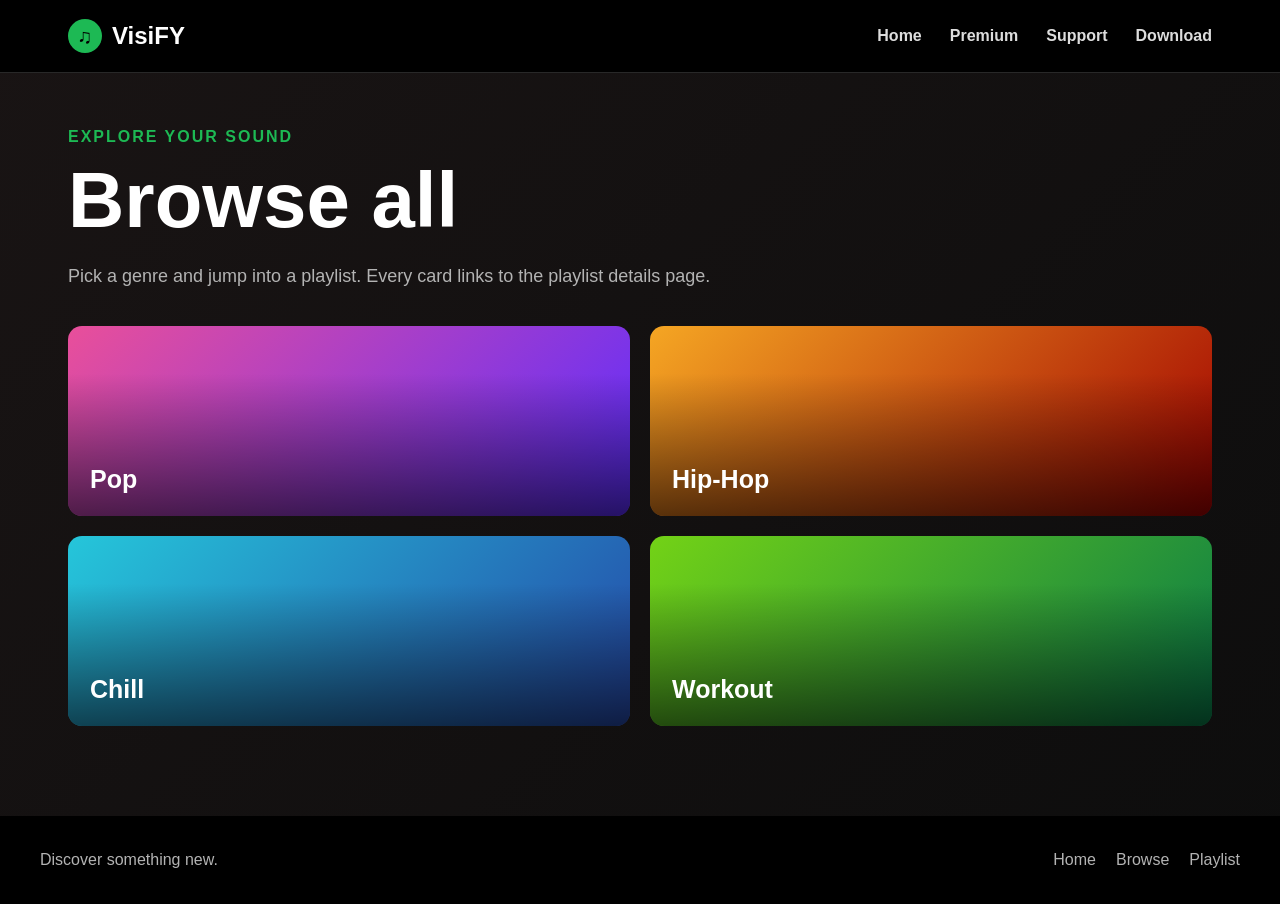
<file: browse.html>
<!DOCTYPE html>
<html lang="en">
<head><meta charset="UTF-8"><meta name="viewport" content="width=device-width,initial-scale=1.0">
<title>VisiFY 0 | Browse</title><link rel="stylesheet" href="style.css"></head>
<body>
<header><nav class="navbar">
<a class="logo" href="index.html"><span class="logo-mark">♫</span>VisiFY</a>
<div class="nav-links"><a href="index.html">Home</a><a href="browse.html">Premium</a><a href="browse.html">Support</a><a href="browse.html">Download</a></div>
</nav></header>
<main>
<div class="eyebrow">Explore your sound</div><h1>Browse all</h1><p class="page-intro">Pick a genre and jump into a playlist. Every card links to the playlist details page.</p>
<section class="genre-grid" style="margin-top:35px">
<a class="genre genre-pop" href="playlist.html"><span>Pop</span></a>
<a class="genre genre-hiphop" href="playlist.html"><span>Hip-Hop</span></a>
<a class="genre genre-chill" href="playlist.html"><span>Chill</span></a>
<a class="genre genre-workout" href="playlist.html"><span>Workout</span></a>
</section>
</main>
<footer><div class="footer-inner"><span>Discover something new.</span><div class="footer-links"><a href="index.html">Home</a><a href="browse.html">Browse</a><a href="playlist.html">Playlist</a></div></div></footer>
</body></html>
</file>
<file: style.css>
*{box-sizing:border-box;margin:0;padding:0}
:root{--green:#1DB954;--black:#191414;--dark:#121212;--card:#181818;--muted:#b3b3b3;--white:#fff}
body{font-family:Arial,Helvetica,sans-serif;background:linear-gradient(135deg,#191414,#0d0d0d);color:var(--white);min-height:100vh}
a{color:inherit;text-decoration:none}
header{background:#000;position:sticky;top:0;z-index:10;border-bottom:1px solid #282828}
.navbar{max-width:1200px;margin:auto;min-height:72px;padding:0 28px;display:flex;align-items:center;justify-content:space-between;gap:25px}
.logo{display:flex;align-items:center;gap:10px;font-size:24px;font-weight:800}
.logo-mark{width:34px;height:34px;border-radius:50%;background:var(--green);display:grid;place-items:center;color:#000;font-size:20px}
.nav-links{display:flex;align-items:center;gap:28px;font-weight:700}
.nav-links a{color:#ddd;transition:.2s}
.nav-links a:hover{color:var(--green)}
.nav-cta{background:var(--green);color:#000!important;padding:10px 18px;border-radius:999px}
main{max-width:1200px;margin:auto;padding:55px 28px 90px}
.hero{min-height:420px;display:flex;align-items:center;justify-content:space-between;gap:40px;padding:50px 0}
.hero-copy{max-width:650px}
.eyebrow{color:var(--green);font-weight:800;text-transform:uppercase;letter-spacing:2px;margin-bottom:15px}
h1{font-size:clamp(42px,7vw,78px);line-height:1.02;margin-bottom:20px}
.hero p,.page-intro{color:var(--muted);font-size:18px;line-height:1.7;max-width:650px}
.btn{display:inline-block;margin-top:28px;background:var(--green);color:#000;font-weight:800;padding:14px 25px;border-radius:999px;transition:.2s}
.btn:hover{transform:scale(1.04);background:#35e36d}
.hero-art{width:310px;height:310px;border-radius:18px;background:linear-gradient(145deg,#1ed760,#0b6b32 55%,#050505);display:grid;place-items:center;box-shadow:0 25px 60px #0008}
.hero-art span{font-size:90px;font-weight:900;color:#000}
.section-title{font-size:28px;margin:35px 0 22px}
.card-row,.genre-grid{display:flex;flex-wrap:wrap;gap:20px}
.card{background:var(--card);padding:18px;border-radius:12px;width:calc(25% - 15px);min-width:200px;transition:.25s}
.card:hover{background:#242424;transform:translateY(-5px)}
.cover{width:100%;aspect-ratio:1;border-radius:8px;object-fit:cover;background:#333}
.card h3{font-size:17px;margin-top:15px}
.card p{color:var(--muted);font-size:14px;margin-top:7px}
.genre{height:190px;display:flex;align-items:flex-end;padding:22px;border-radius:14px;overflow:hidden;position:relative;font-size:25px;font-weight:800}
.genre:after{content:"";position:absolute;inset:0;background:linear-gradient(transparent 25%,#0009)}
.genre span{position:relative;z-index:1}
.genre-pop{background:linear-gradient(135deg,#e94f9a,#5b2cff)}
.genre-hiphop{background:linear-gradient(135deg,#f5a623,#a00000)}
.genre-chill{background:linear-gradient(135deg,#25c6da,#2547a8)}
.genre-workout{background:linear-gradient(135deg,#73d216,#087a48)}
.genre-grid .genre{width:calc(50% - 10px)}
.playlist-header{display:flex;align-items:end;gap:30px;padding:35px 0}
.playlist-cover{width:250px;height:250px;border-radius:12px;object-fit:cover}
.playlist-info h1{font-size:55px;margin:8px 0}
.playlist-info p{color:var(--muted);line-height:1.6}
.play-btn{display:inline-block;background:var(--green);color:#000;font-weight:800;border-radius:999px;padding:13px 24px;margin-top:20px}
.track-table{width:100%;border-collapse:collapse;margin-top:25px;background:#151515;border-radius:12px;overflow:hidden}
.track-table th,.track-table td{text-align:left;padding:17px 18px;border-bottom:1px solid #292929}
.track-table th{color:var(--muted);font-size:13px;text-transform:uppercase;letter-spacing:1px}
.track-table tr:hover td{background:#202020}
.track-no{color:var(--muted);width:60px}
.duration{color:var(--muted);width:120px}
form{margin-top:45px;max-width:520px;background:var(--card);padding:25px;border-radius:14px}
label{display:block;margin-bottom:8px;font-weight:700}
input{width:100%;padding:13px 14px;border:1px solid #444;border-radius:7px;background:#0d0d0d;color:#fff}
footer{background:#000;padding:35px 28px;color:var(--muted)}
.footer-inner{max-width:1200px;margin:auto;display:flex;justify-content:space-between;gap:25px;flex-wrap:wrap}
.footer-links{display:flex;gap:20px;flex-wrap:wrap}
.footer-links a:hover{color:var(--green)}
#featured{scroll-margin-top:90px}
@media(max-width:760px){
 .navbar{padding:14px 18px;align-items:flex-start}.nav-links{gap:12px;font-size:13px;flex-wrap:wrap;justify-content:flex-end}.logo{font-size:19px}
 main{padding:35px 18px 70px}.hero{flex-direction:column;align-items:flex-start}.hero-art{width:230px;height:230px}.hero-art span{font-size:70px}
 .card{width:calc(50% - 10px);min-width:0}.genre-grid .genre{width:100%}
 .playlist-header{flex-direction:column;align-items:flex-start}.playlist-cover{width:210px;height:210px}.playlist-info h1{font-size:40px}
 .track-table th,.track-table td{padding:13px 8px;font-size:13px}
}
</file>
